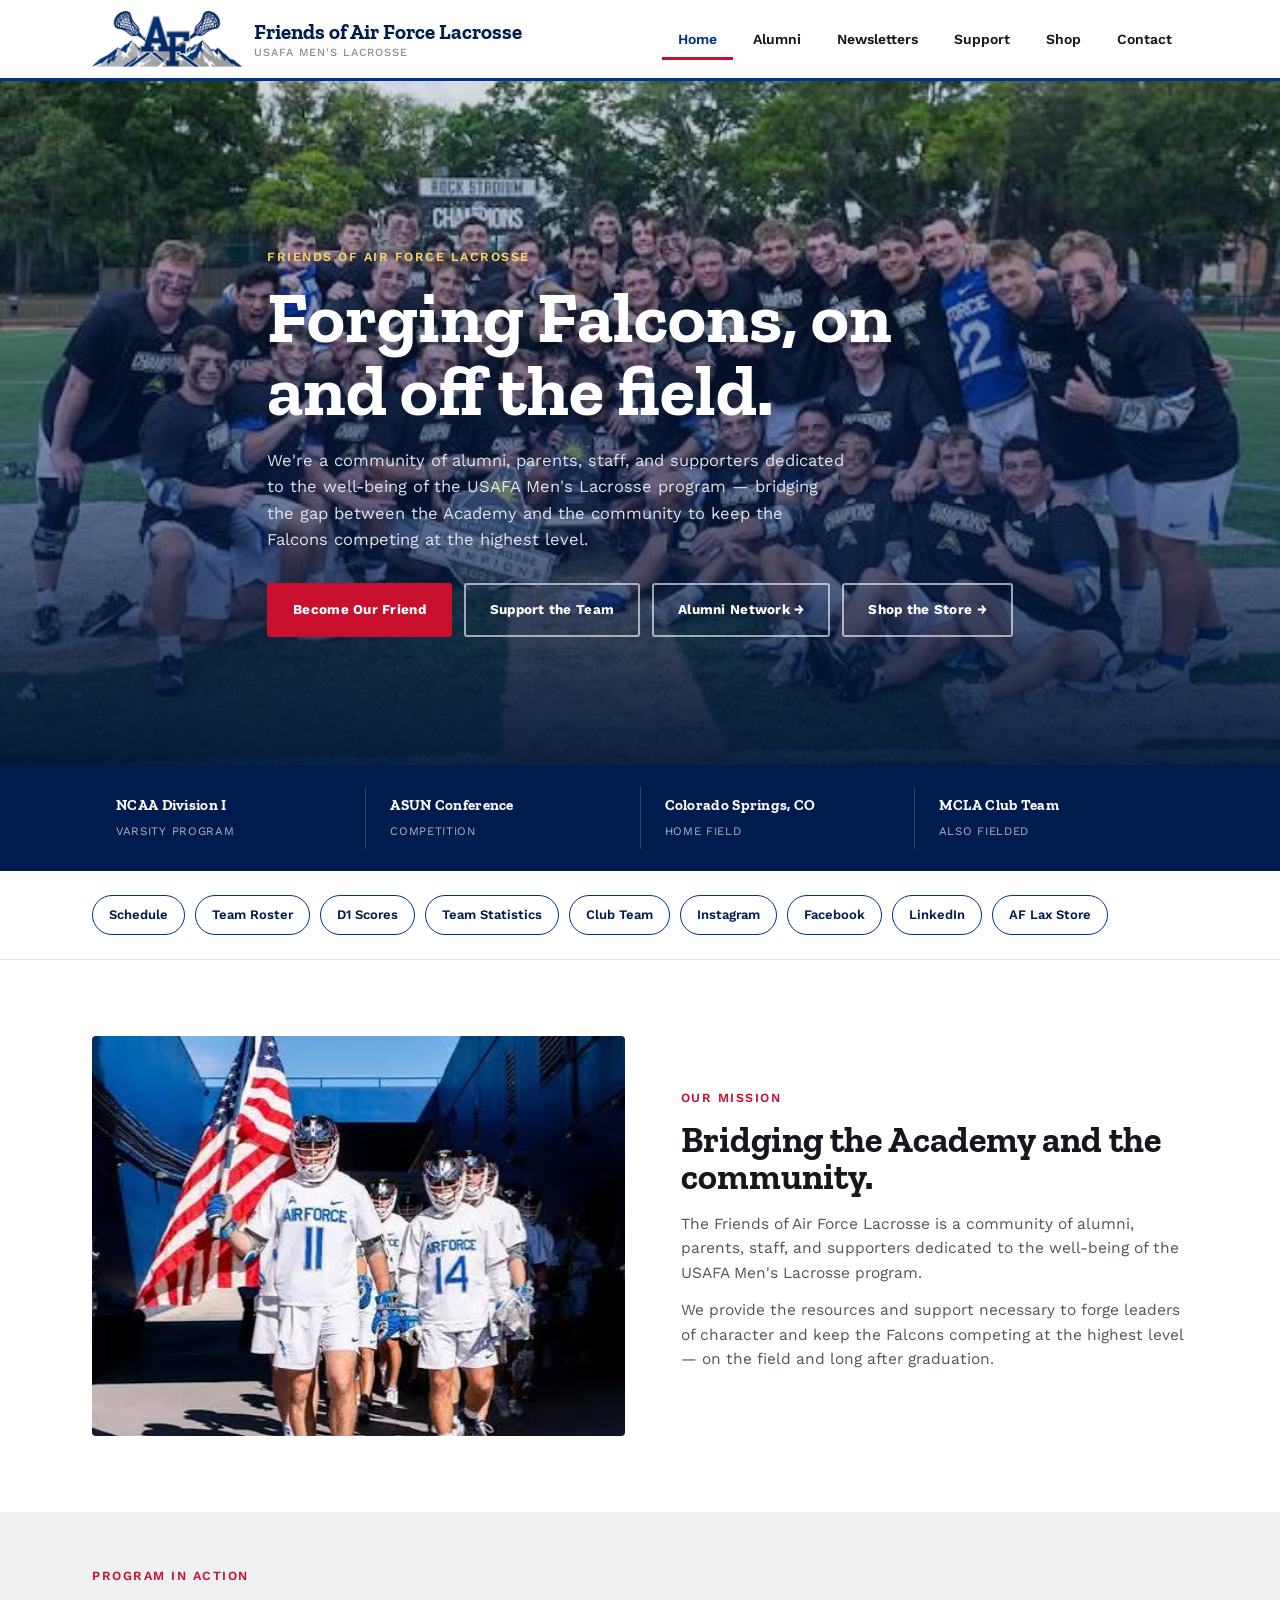
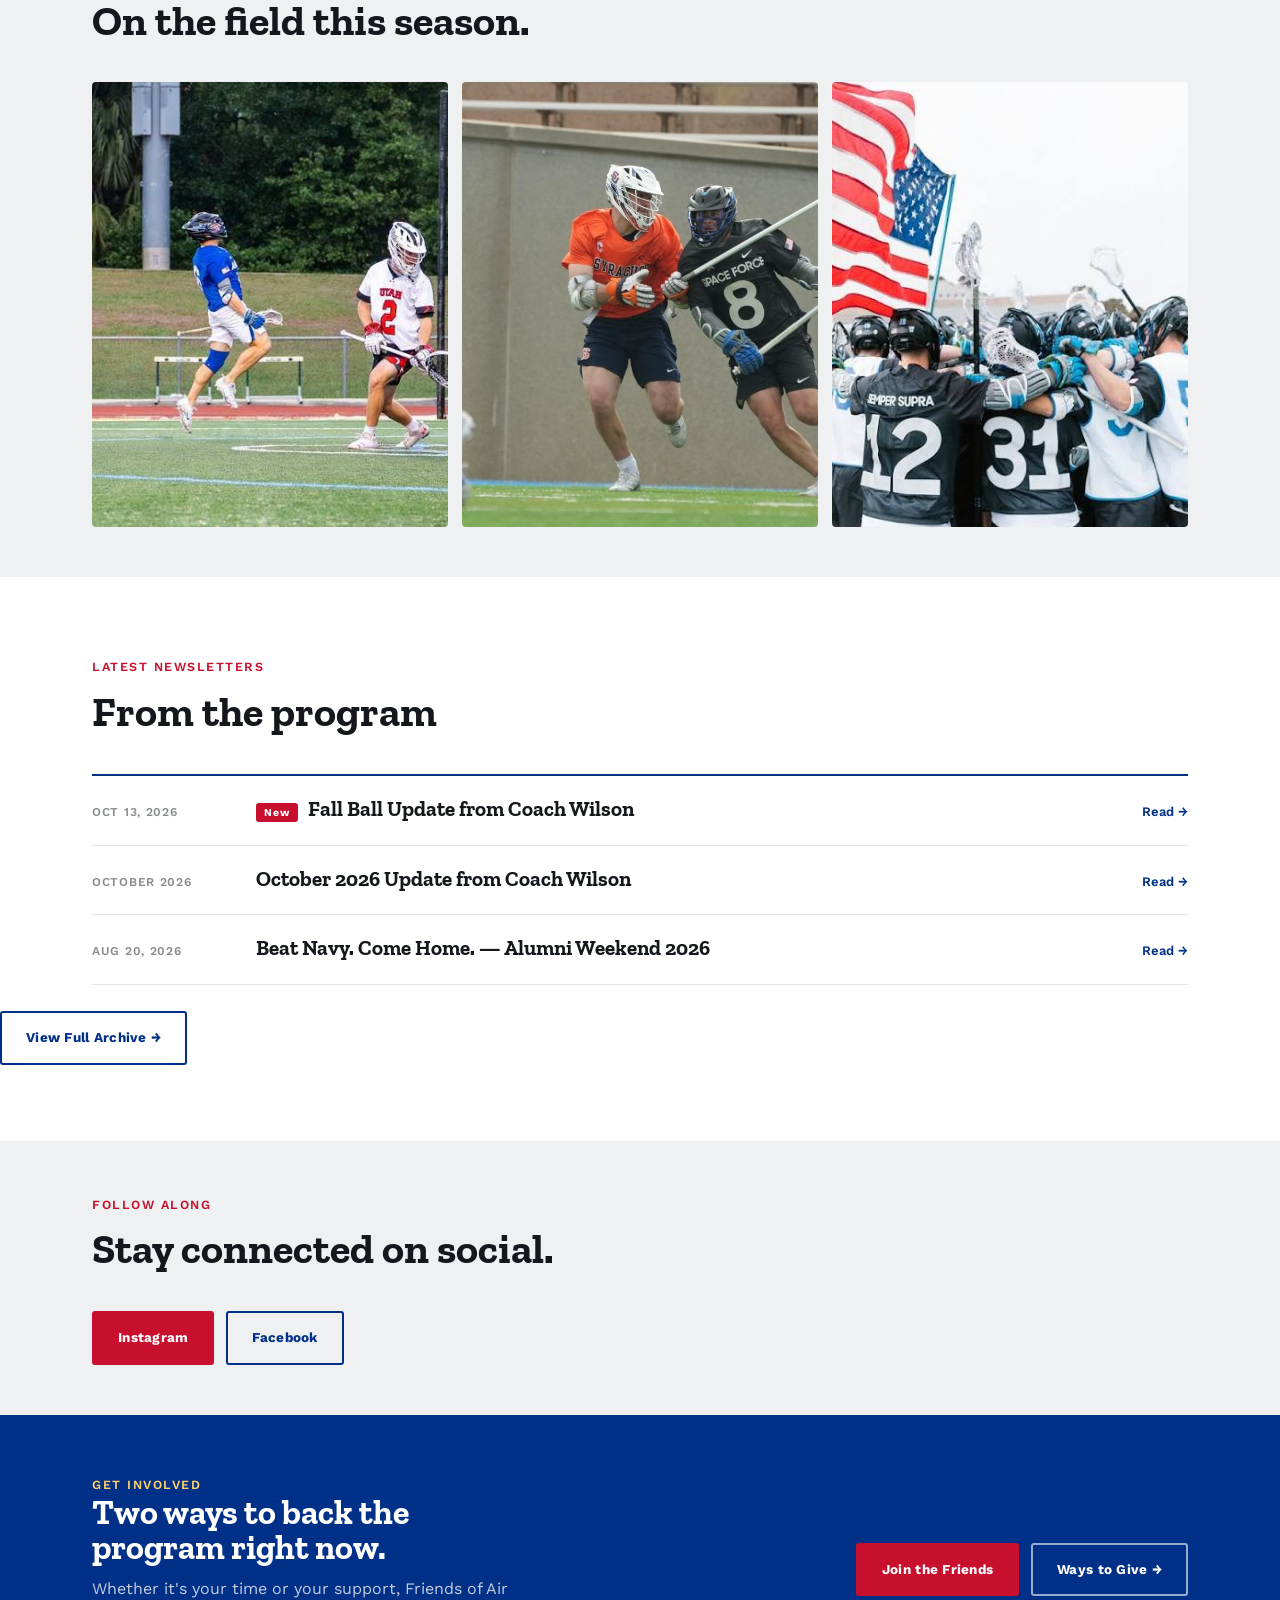
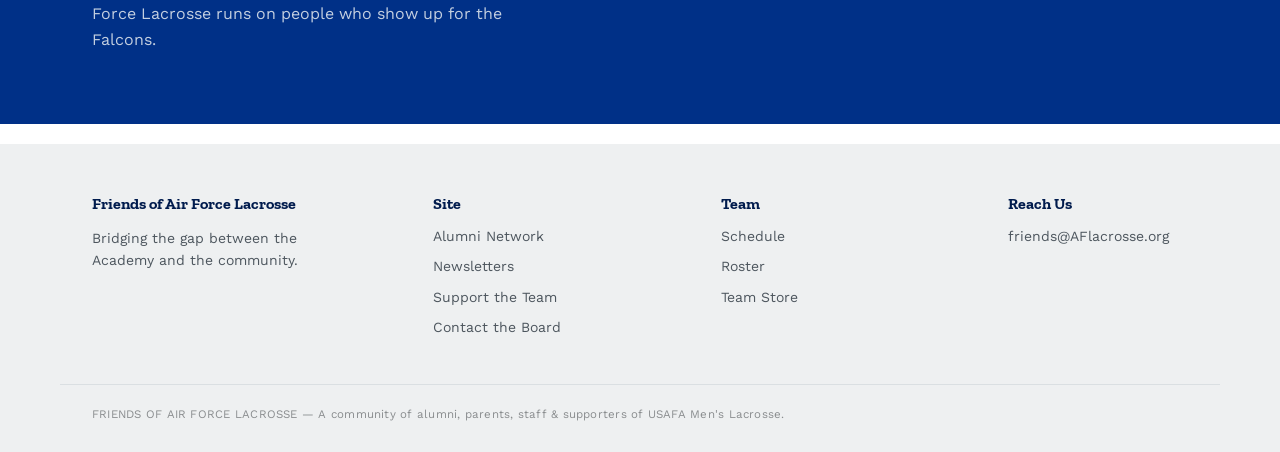
<file: index.html>
<!DOCTYPE html>
<html lang="en">
<head>
<meta charset="UTF-8">
<meta name="viewport" content="width=device-width, initial-scale=1.0">
<title>Friends of Air Force Lacrosse</title>
<meta name="description" content="The Friends of Air Force Lacrosse is a community of alumni, parents, staff, and supporters dedicated to the USAFA Men's Lacrosse program.">
<meta property="og:image" content="https://aflacrosse.org/images/og-image.png">
<meta property="og:title" content="Friends of Air Force Lacrosse">
<meta property="og:description" content="Connecting Air Force Lacrosse alumni through mentorship, networking, and team support.">
<meta property="og:url" content="https://aflacrosse.org">
<link rel="icon" type="image/png" href="https://aflacrosse.org/images/favicon.png">
<link rel="apple-touch-icon" href="https://aflacrosse.org/images/apple-touch-icon.png">
<link rel="stylesheet" href="styles.css">
</head>
<body>

<header class="site-header">
  <div class="wrap">
    <a class="brand" href="index.html">
      <img src="images/logo-mark.png" alt="" class="logo-mark" onerror="this.style.display='none'">
      <span class="brand-stack">Friends of Air Force Lacrosse<span>USAFA Men's Lacrosse</span></span>
    </a>
    <nav class="primary-nav">
      <ul>
        <li><a href="index.html" class="active">Home</a></li>
        <li><a href="alumni.html">Alumni</a></li>
        <li><a href="newsletters.html">Newsletters</a></li>
        <li><a href="support.html">Support</a></li>
        <li><a href="https://www.accessink.com/airforcelacrosse/shop/home" target="_blank" rel="noopener">Shop</a></li>
        <li><a href="contact.html">Contact</a></li>
      </ul>
    </nav>
  </div>
</header>

<section class="hero photo-slot" style="background-image:url('images/hero-action.jpg')">
  <div class="wrap">
    <div class="eyebrow">Friends of Air Force Lacrosse</div>
    <h1>Forging Falcons, on and off the field.</h1>
    <p class="lede">We're a community of alumni, parents, staff, and supporters dedicated to the well-being of the USAFA Men's Lacrosse program &mdash; bridging the gap between the Academy and the community to keep the Falcons competing at the highest level.</p>
    <div class="cta-row">
      <a class="btn btn-red" href="https://docs.google.com/forms/d/e/1FAIpQLSfqk5oxL9khqqcgLs_s6Z6rFY_RVcTEDiwqAPutmDB-NyzFqg/viewform?usp=publish-editor" target="_blank" rel="noopener">Become Our Friend</a>
      <a class="btn btn-outline-white" href="https://goairforcefalcons.evenue.net/give/LX" target="_blank" rel="noopener">Support the Team</a>
      <a class="btn btn-outline-white" href="alumni.html">Alumni Network &rarr;</a>
      <a class="btn btn-outline-white" href="https://www.accessink.com/airforcelacrosse/shop/home" target="_blank" rel="noopener">Shop the Store &rarr;</a>
    </div>
  </div>
</section>

<div class="fact-strip">
  <div class="wrap">
    <div class="fact"><b>NCAA Division I</b><span>Varsity Program</span></div>
    <div class="fact"><b>ASUN Conference</b><span>Competition</span></div>
    <div class="fact"><b>Colorado Springs, CO</b><span>Home Field</span></div>
    <div class="fact"><b>MCLA Club Team</b><span>Also Fielded</span></div>
  </div>
</div>

<div class="quicklinks">
  <div class="wrap">
    <a class="chip" href="https://goairforcefalcons.com/sports/mens-lacrosse/schedule" target="_blank" rel="noopener">Schedule</a>
    <a class="chip" href="https://goairforcefalcons.com/sports/mens-lacrosse/roster" target="_blank" rel="noopener">Team Roster</a>
    <a class="chip" href="https://www.insidelacrosse.com/ncaa/m/1/2026/scores?autoload=1" target="_blank" rel="noopener">D1 Scores</a>
    <a class="chip" href="https://www.insidelacrosse.com/ncaa/team/Air%20Force/255b771c-e18d-42e3-90f5-fdf420099e22/2026/stats" target="_blank" rel="noopener">Team Statistics</a>
    <a class="chip" href="https://mcla.us/teams/air-force-academy/2026/roster" target="_blank" rel="noopener">Club Team</a>
    <a class="chip" href="https://www.instagram.com/p/DeQJ3n8RkhL/" target="_blank" rel="noopener">Instagram</a>
    <a class="chip" href="https://www.facebook.com/share/19tYZ9Wv3s/" target="_blank" rel="noopener">Facebook</a>
    <a class="chip" href="https://www.linkedin.com/school/us-air-force-academy/" target="_blank" rel="noopener">LinkedIn</a>
    <a class="chip" href="https://www.accessink.com/airforcelacrosse/shop/home" target="_blank" rel="noopener">AF Lax Store</a>
  </div>
</div>

<section>
  <div class="wrap">
    <div class="split">
      <div class="split-photo photo-slot" style="background-image:url('images/mission-photo.jpg')">
      </div>
      <div class="split-text">
        <span class="eyebrow">Our Mission</span>
        <h2>Bridging the Academy and the community.</h2>
        <p>The Friends of Air Force Lacrosse is a community of alumni, parents, staff, and supporters dedicated to the well-being of the USAFA Men's Lacrosse program.</p>
        <p>We provide the resources and support necessary to forge leaders of character and keep the Falcons competing at the highest level &mdash; on the field and long after graduation.</p>
      </div>
    </div>
  </div>
</section>

<section class="bg-tint tight">
  <div class="wrap">
    <div class="section-head">
      <span class="eyebrow">Program in Action</span>
      <h2>On the field this season.</h2>
    </div>
    <div class="photo-grid">
      <div class="photo-slot" style="background-image:url('images/on-field-1.jpg')"></div>
      <div class="photo-slot" style="background-image:url('images/on-field-2.jpg')"></div>
      <div class="photo-slot" style="background-image:url('images/on-field-3.jpg')"></div>
    </div>
  </div>
</section>

<section>
  <div class="wrap">
    <div class="section-head">
      <span class="eyebrow">Latest Newsletters</span>
      <h2>From the program</h2>
    </div>
<div class="news-list">
  <a class="news-row" href="october-13-2026-update.pdf" target="_blank" rel="noopener">
    <span class="date">Oct 13, 2026</span>
    <h3><span class="badge">New</span>Fall Ball Update from Coach Wilson</h3>
    <span class="read">Read &rarr;</span>
  </a>
  <a class="news-row" href="october-2026-update.pdf" target="_blank" rel="noopener">
    <span class="date">October 2026</span>
    <h3>October 2026 Update from Coach Wilson</h3>
    <span class="read">Read &rarr;</span>
  </a>
  <a class="news-row" href="images/beat-navy-2026.jpg" target="_blank" rel="noopener">
    <span class="date">Aug 20, 2026</span>
    <h3>Beat Navy. Come Home. — Alumni Weekend 2026</h3>
    <span class="read">Read &rarr;</span>
  </a>
</div>
    </div>
    <div style="margin-top:26px;">
      <a class="btn btn-outline-blue" href="newsletters.html">View Full Archive &rarr;</a>
    </div>
  </div>
</section>
  <section class="bg-tint tight">
  <div class="wrap">
    <div class="section-head">
      <span class="eyebrow">Follow Along</span>
      <h2>Stay connected on social.</h2>
    </div>
    <div class="cta-row">
      <a class="btn btn-red" href="https://www.instagram.com/p/DeQJ3n8RkhL/" target="_blank" rel="noopener">Instagram</a>
      <a class="btn btn-outline-blue" href="https://www.facebook.com/share/19tYZ9Wv3s/" target="_blank" rel="noopener">Facebook</a>
    </div>
  </div>
</section>

<div class="callout-band">
  <div class="wrap">
    <div>
      <span class="eyebrow" style="color:#ffd166;">Get Involved</span>
      <h2>Two ways to back the program right now.</h2>
      <p>Whether it's your time or your support, Friends of Air Force Lacrosse runs on people who show up for the Falcons.</p>
    </div>
    <div class="cta-row">
      <a class="btn btn-red" href="https://docs.google.com/forms/d/e/1FAIpQLSfqk5oxL9khqqcgLs_s6Z6rFY_RVcTEDiwqAPutmDB-NyzFqg/viewform?usp=publish-editor" target="_blank" rel="noopener">Join the Friends</a>
      <a class="btn btn-outline-white" href="support.html">Ways to Give &rarr;</a>
    </div>
  </div>
</div>

<footer>
  <div class="wrap">
    <div class="col">
      <h3>Friends of Air Force Lacrosse</h3>
      <p style="font-size:14px; color:var(--ink-soft); max-width:26ch;">Bridging the gap between the Academy and the community.</p>
    </div>
    <div class="col">
      <h3>Site</h3>
      <a href="alumni.html">Alumni Network</a>
      <a href="newsletters.html">Newsletters</a>
      <a href="support.html">Support the Team</a>
      <a href="contact.html">Contact the Board</a>
    </div>
    <div class="col">
      <h3>Team</h3>
      <a href="https://goairforcefalcons.com/sports/mens-lacrosse/schedule" target="_blank" rel="noopener">Schedule</a>
      <a href="https://goairforcefalcons.com/sports/mens-lacrosse/roster" target="_blank" rel="noopener">Roster</a>
      <a href="https://www.accessink.com/airforcelacrosse/shop/home" target="_blank" rel="noopener">Team Store</a>
    </div>
    <div class="col">
      <h3>Reach Us</h3>
      <a href="mailto:friends@AFlacrosse.org">friends@AFlacrosse.org</a>
    </div>
  </div>
  <div class="wrap foot-legal">FRIENDS OF AIR FORCE LACROSSE &mdash; A community of alumni, parents, staff &amp; supporters of USAFA Men's Lacrosse.</div>
</footer>

</body>
</html>
</file>
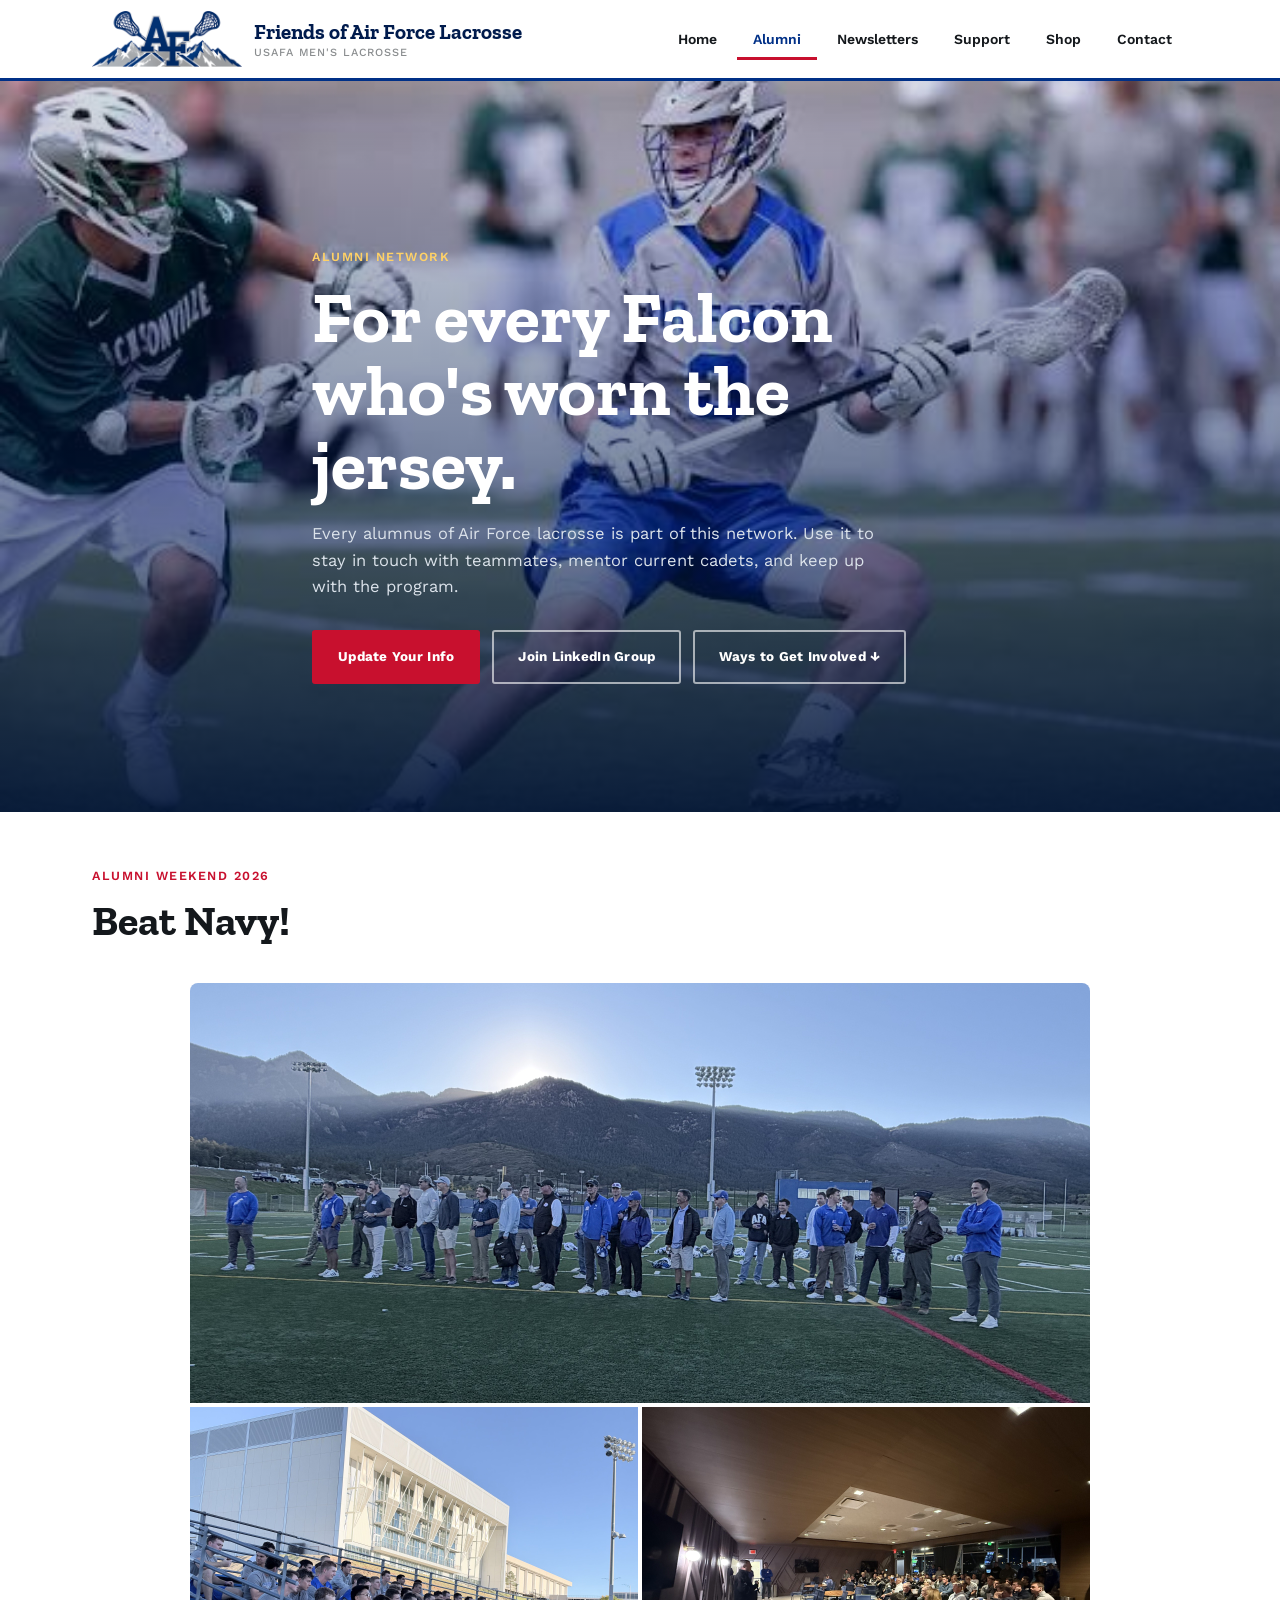
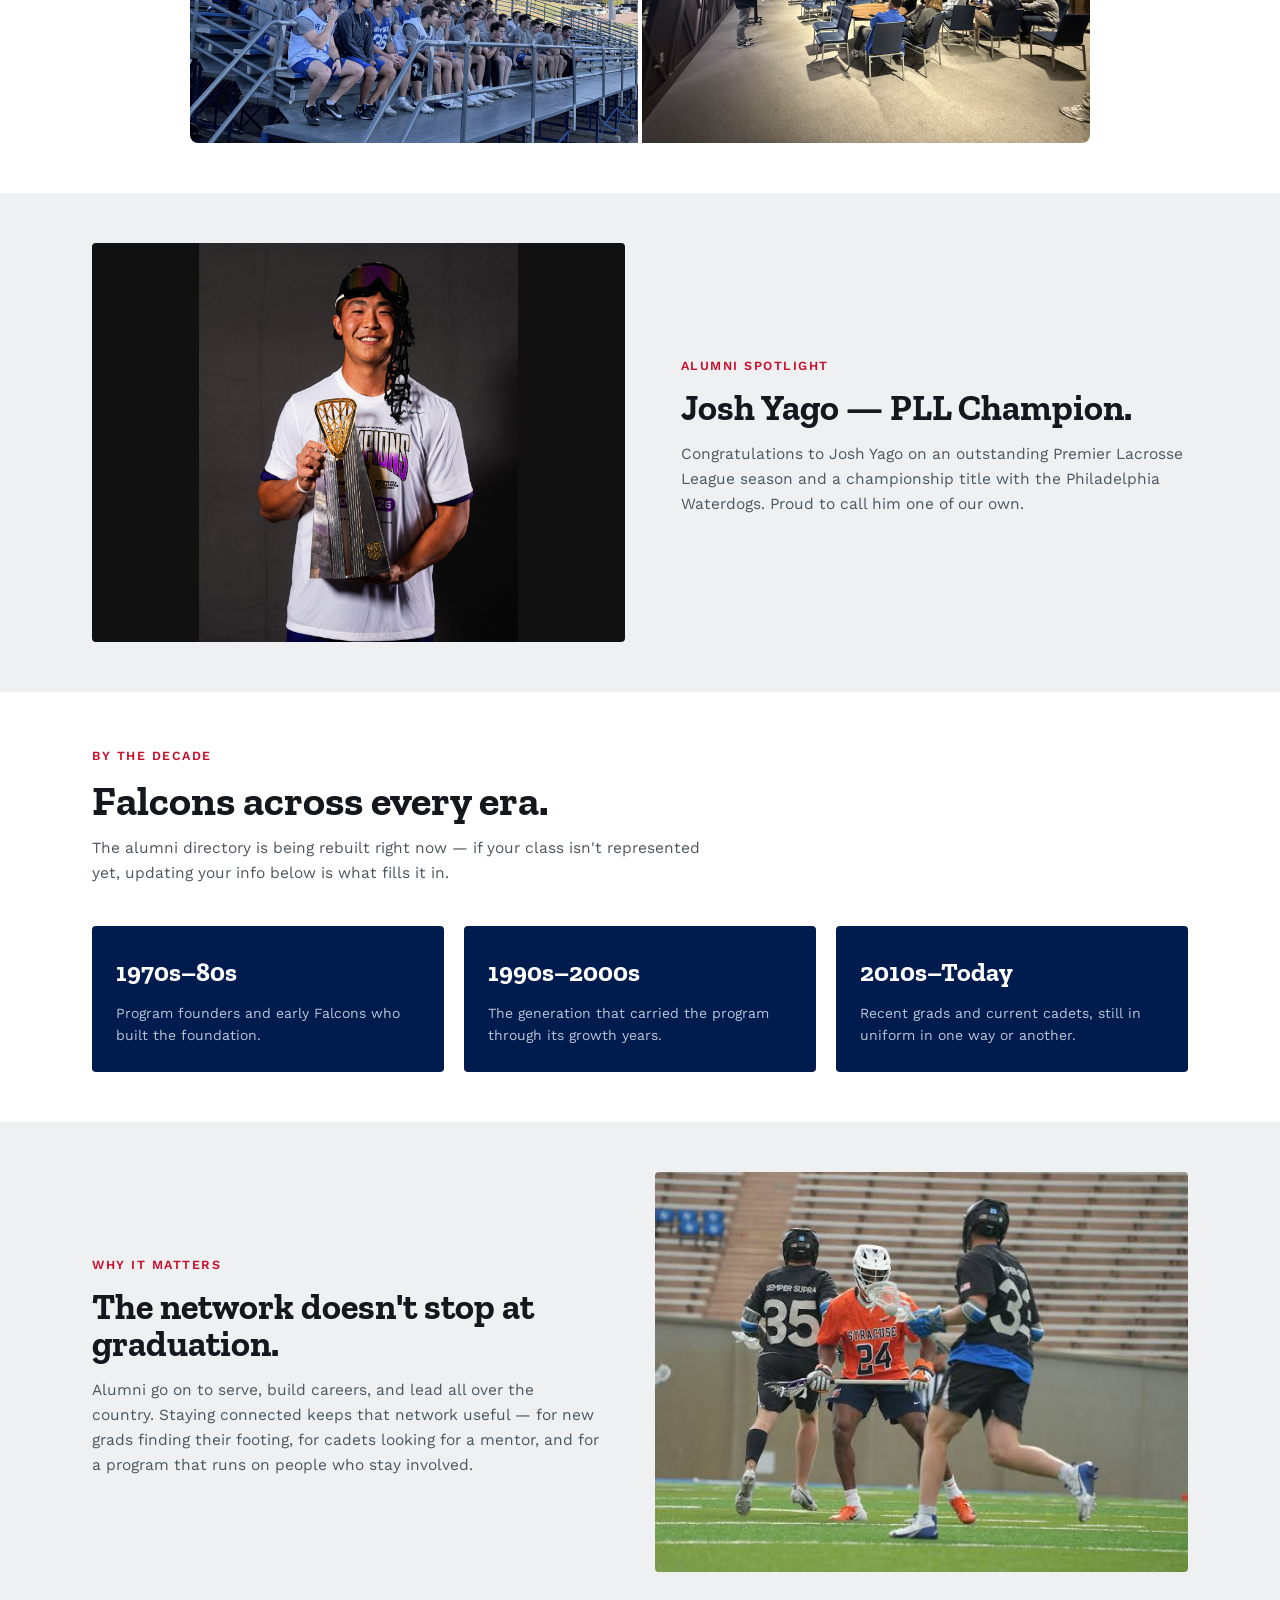
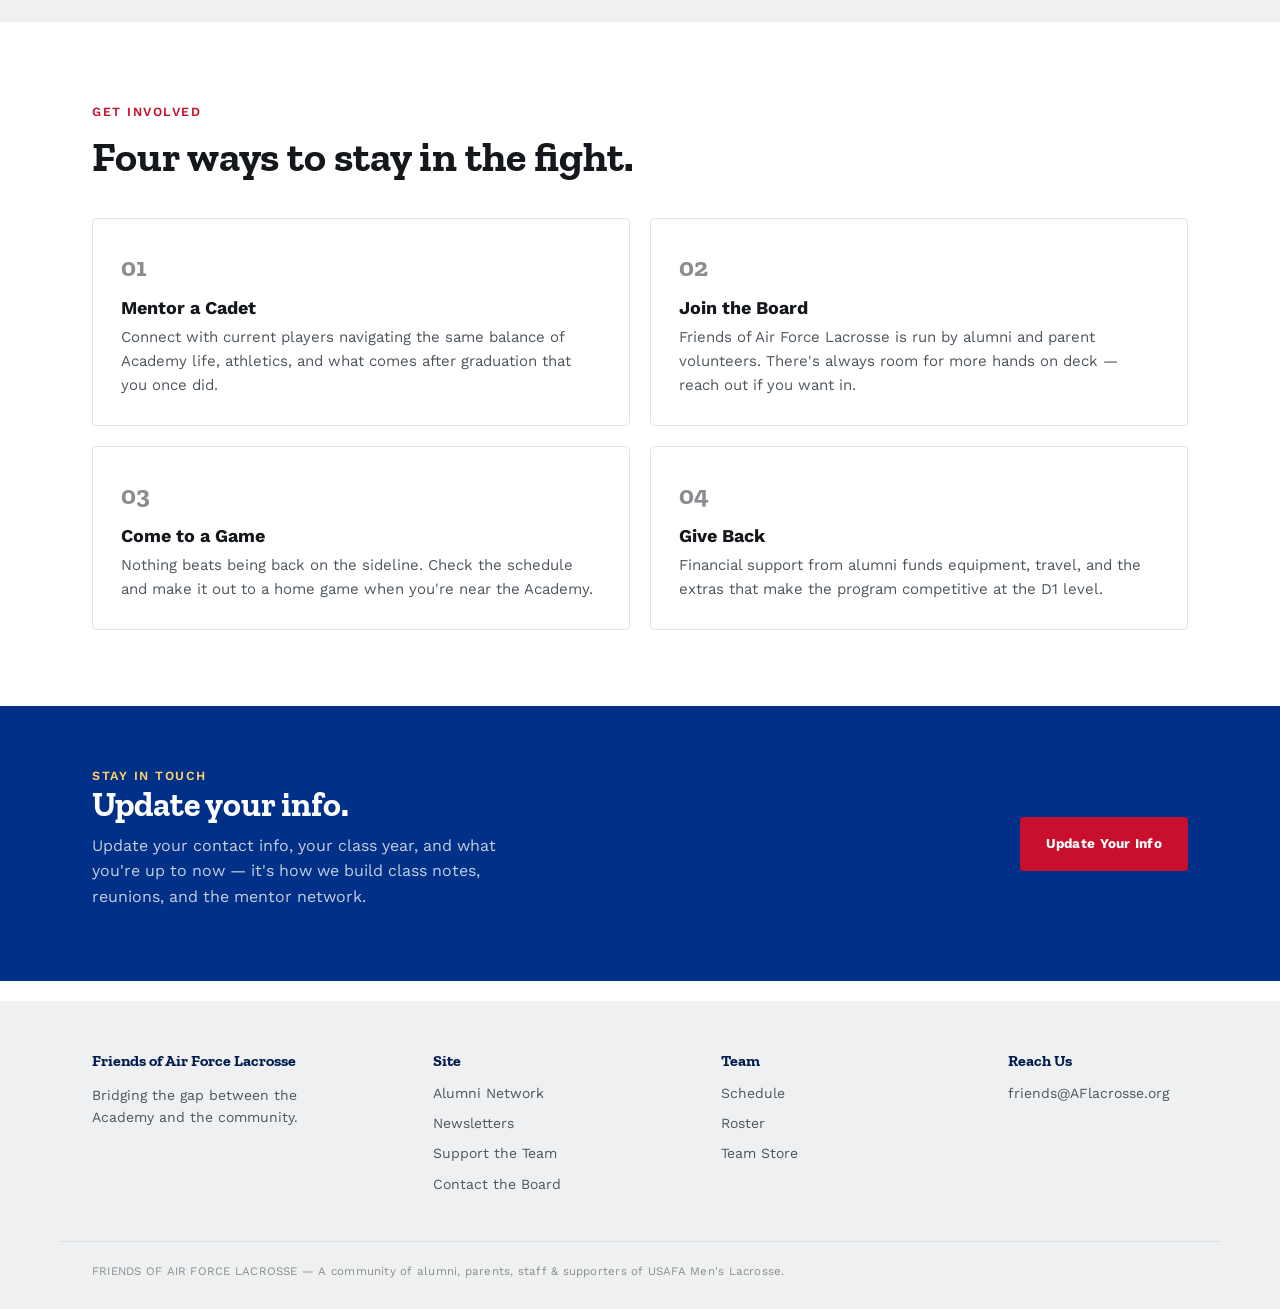
<file: alumni.html>
<!DOCTYPE html>
<html lang="en">
<head>
<meta charset="UTF-8">
<meta name="viewport" content="width=device-width, initial-scale=1.0">
<title>Alumni Network — Friends of Air Force Lacrosse</title>
<meta property="og:image" content="https://aflacrosse.org/images/og-image.png">
<meta property="og:title" content="Friends of Air Force Lacrosse">
<meta property="og:description" content="Connecting Air Force Lacrosse alumni through mentorship, networking, and team support.">
<meta property="og:url" content="https://aflacrosse.org">
<link rel="icon" type="image/png" href="https://aflacrosse.org/images/favicon.png">
<link rel="apple-touch-icon" href="https://aflacrosse.org/images/apple-touch-icon.png">
<link rel="stylesheet" href="styles.css">
</head>
<body>

<header class="site-header">
  <div class="wrap">
    <a class="brand" href="index.html">
      <img src="images/logo-mark.png" alt="" class="logo-mark" onerror="this.style.display='none'">
      <span class="brand-stack">Friends of Air Force Lacrosse<span>USAFA Men's Lacrosse</span></span>
    </a>
    <nav class="primary-nav">
      <ul>
        <li><a href="index.html">Home</a></li>
        <li><a href="alumni.html" class="active">Alumni</a></li>
        <li><a href="newsletters.html">Newsletters</a></li>
        <li><a href="support.html">Support</a></li>
        <li><a href="https://www.accessink.com/airforcelacrosse/shop/home" target="_blank" rel="noopener">Shop</a></li>
        <li><a href="contact.html">Contact</a></li>
      </ul>
    </nav>
  </div>
</header>

<section class="hero short photo-slot" style="background-image:url('images/alumni-hero.jpg')">
  <div class="wrap">
    <div class="eyebrow">Alumni Network</div>
    <h1>For every Falcon who's worn the jersey.</h1>
    <p class="lede">Every alumnus of Air Force lacrosse is part of this network. Use it to stay in touch with teammates, mentor current cadets, and keep up with the program.</p>
    <div class="cta-row">
      <a class="btn btn-red" href="https://docs.google.com/forms/d/e/1FAIpQLSePiJ7IySUMA0wKoG1S85j4hOxcoBVhry3T7ZycATiRIyYUHA/viewform?usp=header" target="_blank" rel="noopener">Update Your Info</a>
      <a class="btn btn-outline-white" href="https://www.linkedin.com/groups/841567/" target="_blank" rel="noopener">Join LinkedIn Group</a>
      <a class="btn btn-outline-white" href="#get-involved">Ways to Get Involved &darr;</a>
    </div>
  </div>
</section>

<section class="tight">
  <div class="wrap">
    <div class="section-head">
      <span class="eyebrow">Alumni Weekend 2026</span>
      <h2>Beat Navy!</h2>
    </div>
    <img src="images/AF_Lacrosse_Alumni_Collage.jpg" alt="Alumni and current players at Air Force Lacrosse Alumni Weekend 2026" style="display:block; width:100%; max-width:900px; height:auto; margin:0 auto; border-radius:8px;">
  </div>
</section>
  
<section class="bg-tint tight">
  <div class="wrap">
    <div class="split">
      <div class="split-photo photo-slot" style="background-image:url('images/josh-yago-pll-champion.jpg'); background-size:contain; background-repeat:no-repeat; background-position:center; background-color:#111;">
      </div>
      <div class="split-text">
        <span class="eyebrow">Alumni Spotlight</span>
        <h2>Josh Yago — PLL Champion.</h2>
        <p>Congratulations to Josh Yago on an outstanding Premier Lacrosse League season and a championship title with the Philadelphia Waterdogs. Proud to call him one of our own.</p>
      </div>
    </div>
  </div>
</section>

<section class="tight">
  <div class="wrap">
    <div class="section-head">
      <span class="eyebrow">By the Decade</span>
      <h2>Falcons across every era.</h2>
      <p>The alumni directory is being rebuilt right now &mdash; if your class isn't represented yet, updating your info below is what fills it in.</p>
    </div>
    <div class="grid-3">
      <div class="era-card"><div class="years">1970s&ndash;80s</div><p>Program founders and early Falcons who built the foundation.</p></div>
      <div class="era-card"><div class="years">1990s&ndash;2000s</div><p>The generation that carried the program through its growth years.</p></div>
      <div class="era-card"><div class="years">2010s&ndash;Today</div><p>Recent grads and current cadets, still in uniform in one way or another.</p></div>
    </div>
  </div>
</section>

<section class="bg-tint tight">
  <div class="wrap">
    <div class="split reverse">
      <div class="split-photo photo-slot" style="background-image:url('images/alumni-group.jpg')">
      </div>
      <div class="split-text">
        <span class="eyebrow">Why It Matters</span>
        <h2>The network doesn't stop at graduation.</h2>
        <p>Alumni go on to serve, build careers, and lead all over the country. Staying connected keeps that network useful &mdash; for new grads finding their footing, for cadets looking for a mentor, and for a program that runs on people who stay involved.</p>
      </div>
    </div>
  </div>
</section>

<section id="get-involved">
  <div class="wrap">
    <div class="section-head">
      <span class="eyebrow">Get Involved</span>
      <h2>Four ways to stay in the fight.</h2>
    </div>
    <div class="grid-2">
      <div class="card">
        <div class="num">01</div>
        <h3>Mentor a Cadet</h3>
        <p>Connect with current players navigating the same balance of Academy life, athletics, and what comes after graduation that you once did.</p>
      </div>
      <div class="card">
        <div class="num">02</div>
        <h3>Join the Board</h3>
        <p>Friends of Air Force Lacrosse is run by alumni and parent volunteers. There's always room for more hands on deck &mdash; reach out if you want in.</p>
      </div>
      <div class="card">
        <div class="num">03</div>
        <h3>Come to a Game</h3>
        <p>Nothing beats being back on the sideline. Check the schedule and make it out to a home game when you're near the Academy.</p>
      </div>
      <div class="card">
        <div class="num">04</div>
        <h3>Give Back</h3>
        <p>Financial support from alumni funds equipment, travel, and the extras that make the program competitive at the D1 level.</p>
      </div>
    </div>
  </div>
</section>

<div class="callout-band">
  <div class="wrap">
    <div>
      <span class="eyebrow" style="color:#ffd166;">Stay In Touch</span>
      <h2>Update your info.</h2>
      <p>Update your contact info, your class year, and what you're up to now &mdash; it's how we build class notes, reunions, and the mentor network.</p>
    </div>
    <a class="btn btn-red" href="https://docs.google.com/forms/d/e/1FAIpQLSePiJ7IySUMA0wKoG1S85j4hOxcoBVhry3T7ZycATiRIyYUHA/viewform?usp=header" target="_blank" rel="noopener">Update Your Info</a>
  </div>
</div>

<footer>
  <div class="wrap">
    <div class="col">
      <h3>Friends of Air Force Lacrosse</h3>
      <p style="font-size:14px; color:var(--ink-soft); max-width:26ch;">Bridging the gap between the Academy and the community.</p>
    </div>
    <div class="col">
      <h3>Site</h3>
      <a href="alumni.html">Alumni Network</a>
      <a href="newsletters.html">Newsletters</a>
      <a href="support.html">Support the Team</a>
      <a href="contact.html">Contact the Board</a>
    </div>
    <div class="col">
      <h3>Team</h3>
      <a href="https://goairforcefalcons.com/sports/mens-lacrosse/schedule" target="_blank" rel="noopener">Schedule</a>
      <a href="https://goairforcefalcons.com/sports/mens-lacrosse/roster" target="_blank" rel="noopener">Roster</a>
      <a href="https://www.accessink.com/airforcelacrosse/shop/home" target="_blank" rel="noopener">Team Store</a>
    </div>
    <div class="col">
      <h3>Reach Us</h3>
      <a href="mailto:friends@AFlacrosse.org">friends@AFlacrosse.org</a>
    </div>
  </div>
  <div class="wrap foot-legal">FRIENDS OF AIR FORCE LACROSSE &mdash; A community of alumni, parents, staff &amp; supporters of USAFA Men's Lacrosse.</div>
</footer>

</body>
</html>
</file>
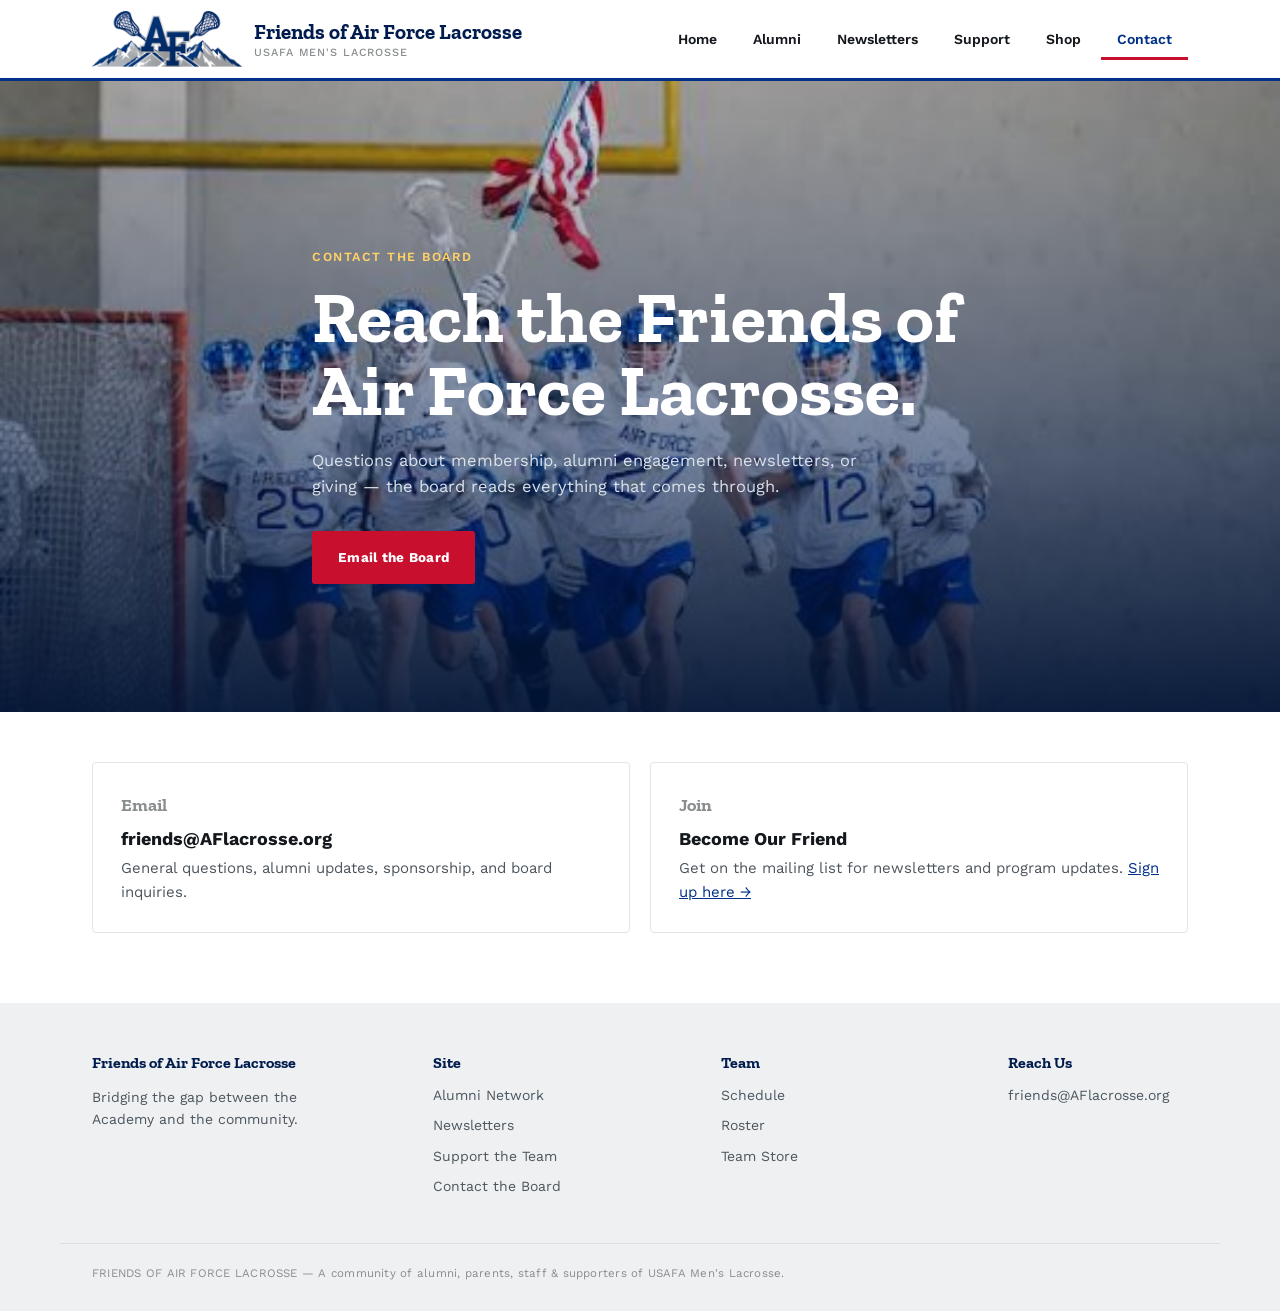
<file: contact.html>
<!DOCTYPE html>
<html lang="en">
<head>
<meta charset="UTF-8">
<meta name="viewport" content="width=device-width, initial-scale=1.0">
<meta property="og:image" content="https://aflacrosse.org/images/og-image.png">
<meta property="og:title" content="Friends of Air Force Lacrosse">
<meta property="og:description" content="Connecting Air Force Lacrosse alumni through mentorship, networking, and team support.">
<meta property="og:url" content="https://aflacrosse.org">
<link rel="icon" type="image/png" href="https://aflacrosse.org/images/favicon.png">
<link rel="apple-touch-icon" href="https://aflacrosse.org/images/apple-touch-icon.png">
<title>Contact — Friends of Air Force Lacrosse</title>
<link rel="stylesheet" href="styles.css">
</head>
<body>

<header class="site-header">
  <div class="wrap">
    <a class="brand" href="index.html">
      <img src="images/logo-mark.png" alt="" class="logo-mark" onerror="this.style.display='none'">
      <span class="brand-stack">Friends of Air Force Lacrosse<span>USAFA Men's Lacrosse</span></span>
    </a>
    <nav class="primary-nav">
      <ul>
        <li><a href="index.html">Home</a></li>
        <li><a href="alumni.html">Alumni</a></li>
        <li><a href="newsletters.html">Newsletters</a></li>
        <li><a href="support.html">Support</a></li>
        <li><a href="https://www.accessink.com/airforcelacrosse/shop/home" target="_blank" rel="noopener">Shop</a></li>
        <li><a href="contact.html" class="active">Contact</a></li>
      </ul>
    </nav>
  </div>
</header>

<section class="hero short photo-slot" style="background-image:url('images/contact-hero.jpg')">
  <div class="wrap">
    <div class="eyebrow">Contact the Board</div>
    <h1>Reach the Friends of Air Force Lacrosse.</h1>
    <p class="lede">Questions about membership, alumni engagement, newsletters, or giving &mdash; the board reads everything that comes through.</p>
    <div class="cta-row">
      <a class="btn btn-red" href="mailto:friends@AFlacrosse.org">Email the Board</a>
    </div>
  </div>
</section>

<section class="tight">
  <div class="wrap">
    <div class="grid-2">
      <div class="card">
        <div class="num" style="font-size:18px;">Email</div>
        <h3>friends@AFlacrosse.org</h3>
        <p>General questions, alumni updates, sponsorship, and board inquiries.</p>
      </div>
      <div class="card">
        <div class="num" style="font-size:18px;">Join</div>
        <h3>Become Our Friend</h3>
        <p>Get on the mailing list for newsletters and program updates. <a href="https://docs.google.com/forms/d/e/1FAIpQLSfqk5oxL9khqqcgLs_s6Z6rFY_RVcTEDiwqAPutmDB-NyzFqg/viewform?usp=publish-editor" target="_blank" rel="noopener" style="color:var(--blue); text-decoration:underline;">Sign up here &rarr;</a></p>
      </div>
    </div>
  </div>
</section>

<footer>
  <div class="wrap">
    <div class="col">
      <h3>Friends of Air Force Lacrosse</h3>
      <p style="font-size:14px; color:var(--ink-soft); max-width:26ch;">Bridging the gap between the Academy and the community.</p>
    </div>
    <div class="col">
      <h3>Site</h3>
      <a href="alumni.html">Alumni Network</a>
      <a href="newsletters.html">Newsletters</a>
      <a href="support.html">Support the Team</a>
      <a href="contact.html">Contact the Board</a>
    </div>
    <div class="col">
      <h3>Team</h3>
      <a href="https://goairforcefalcons.com/sports/mens-lacrosse/schedule" target="_blank" rel="noopener">Schedule</a>
      <a href="https://goairforcefalcons.com/sports/mens-lacrosse/roster" target="_blank" rel="noopener">Roster</a>
      <a href="https://www.accessink.com/airforcelacrosse/shop/home" target="_blank" rel="noopener">Team Store</a>
    </div>
    <div class="col">
      <h3>Reach Us</h3>
      <a href="mailto:friends@AFlacrosse.org">friends@AFlacrosse.org</a>
    </div>
  </div>
  <div class="wrap foot-legal">FRIENDS OF AIR FORCE LACROSSE &mdash; A community of alumni, parents, staff &amp; supporters of USAFA Men's Lacrosse.</div>
</footer>

</body>
</html>
</file>
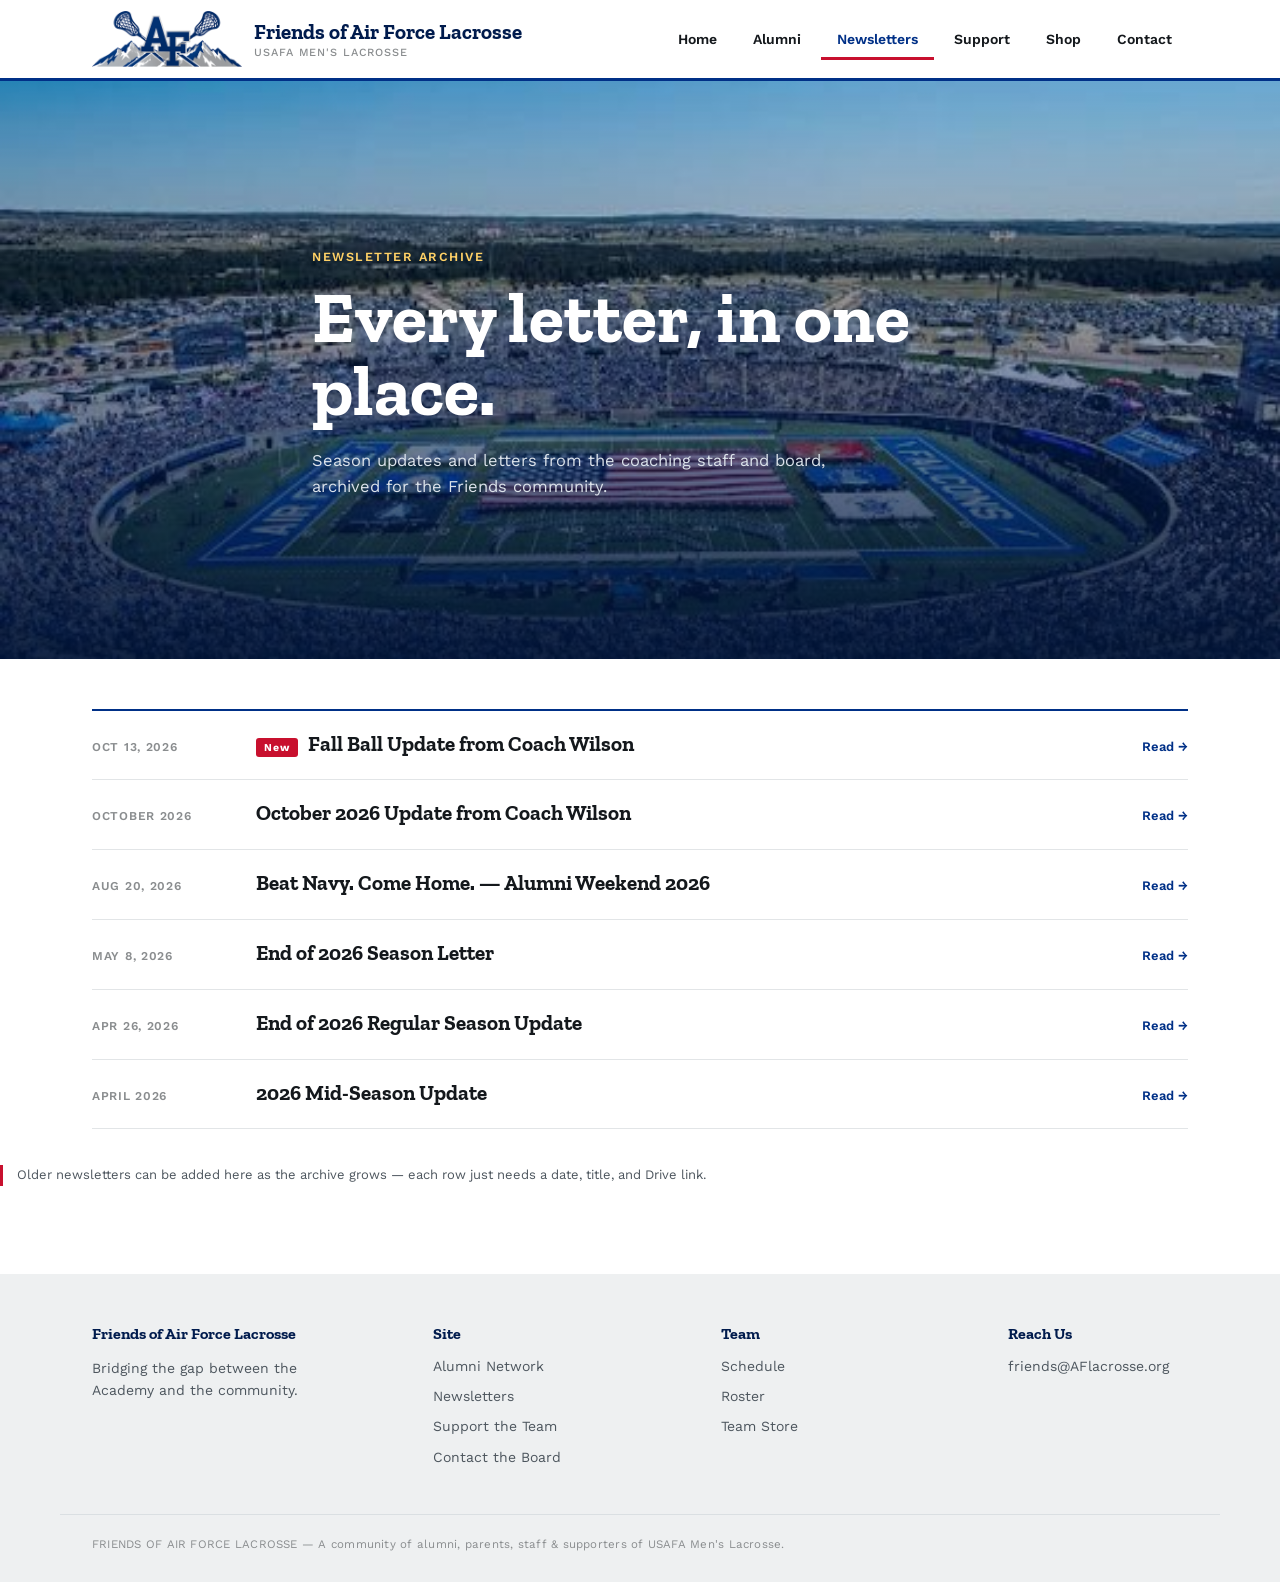
<file: newsletters.html>
<!DOCTYPE html>
<html lang="en">
<head>
<meta charset="UTF-8">
<meta name="viewport" content="width=device-width, initial-scale=1.0">
<meta property="og:image" content="https://aflacrosse.org/images/og-image.png">
<meta property="og:title" content="Friends of Air Force Lacrosse">
<meta property="og:description" content="Connecting Air Force Lacrosse alumni through mentorship, networking, and team support.">
<meta property="og:url" content="https://aflacrosse.org">
<link rel="icon" type="image/png" href="https://aflacrosse.org/images/favicon.png">
<link rel="apple-touch-icon" href="https://aflacrosse.org/images/apple-touch-icon.png">
<title>Newsletters — Friends of Air Force Lacrosse</title>
<link rel="stylesheet" href="styles.css">
</head>
<body>

<header class="site-header">
  <div class="wrap">
    <a class="brand" href="index.html">
      <img src="images/logo-mark.png" alt="" class="logo-mark" onerror="this.style.display='none'">
      <span class="brand-stack">Friends of Air Force Lacrosse<span>USAFA Men's Lacrosse</span></span>
    </a>
    <nav class="primary-nav">
      <ul>
        <li><a href="index.html">Home</a></li>
        <li><a href="alumni.html">Alumni</a></li>
        <li><a href="newsletters.html" class="active">Newsletters</a></li>
        <li><a href="support.html">Support</a></li>
        <li><a href="https://www.accessink.com/airforcelacrosse/shop/home" target="_blank" rel="noopener">Shop</a></li>
        <li><a href="contact.html">Contact</a></li>
      </ul>
    </nav>
  </div>
</header>

<section class="hero short photo-slot" style="background-image:url('images/newsletters-hero.jpg')">
  <div class="wrap">
    <div class="eyebrow">Newsletter Archive</div>
    <h1>Every letter, in one place.</h1>
    <p class="lede">Season updates and letters from the coaching staff and board, archived for the Friends community.</p>
  </div>
</section>

<section class="tight">
  <div class="wrap">
    <div class="news-list">
  <a class="news-row" href="october-13-2026-update.pdf" target="_blank" rel="noopener">
    <span class="date">Oct 13, 2026</span>
    <h3><span class="badge">New</span>Fall Ball Update from Coach Wilson</h3>
    <span class="read">Read &rarr;</span>
  </a>
  <a class="news-row" href="october-2026-update.pdf" target="_blank" rel="noopener">
    <span class="date">October 2026</span>
    <h3>October 2026 Update from Coach Wilson</h3>
    <span class="read">Read &rarr;</span>
  </a>
  <a class="news-row" href="images/beat-navy-2026.jpg" target="_blank" rel="noopener">
    <span class="date">Aug 20, 2026</span>
    <h3>Beat Navy. Come Home. — Alumni Weekend 2026</h3>
    <span class="read">Read &rarr;</span>
  </a>
  <a class="news-row" href="https://drive.google.com/file/d/1IxhpGmSDKoy17XqAyluFEShGjcj-qN9X/view?usp=drive_link" target="_blank" rel="noopener">
    <span class="date">May 8, 2026</span>
    <h3>End of 2026 Season Letter</h3>
    <span class="read">Read &rarr;</span>
  </a>
  <a class="news-row" href="https://drive.google.com/file/d/1NH4AgSZ6okKhoS6UtkjfUMsitQqQKSIX/view" target="_blank" rel="noopener">
    <span class="date">Apr 26, 2026</span>
    <h3>End of 2026 Regular Season Update</h3>
    <span class="read">Read &rarr;</span>
  </a>
  <a class="news-row" href="https://drive.google.com/file/d/1aSLPN_C3enRTzIp81ObZJzzNRKC6gn0h/view" target="_blank" rel="noopener">
    <span class="date">April 2026</span>
    <h3>2026 Mid-Season Update</h3>
    <span class="read">Read &rarr;</span>
  </a>
</div>
    </div>
    <p class="form-note" style="margin-top:36px;">Older newsletters can be added here as the archive grows &mdash; each row just needs a date, title, and Drive link.</p>
  </div>
</section>

<footer>
  <div class="wrap">
    <div class="col">
      <h3>Friends of Air Force Lacrosse</h3>
      <p style="font-size:14px; color:var(--ink-soft); max-width:26ch;">Bridging the gap between the Academy and the community.</p>
    </div>
    <div class="col">
      <h3>Site</h3>
      <a href="alumni.html">Alumni Network</a>
      <a href="newsletters.html">Newsletters</a>
      <a href="support.html">Support the Team</a>
      <a href="contact.html">Contact the Board</a>
    </div>
    <div class="col">
      <h3>Team</h3>
      <a href="https://goairforcefalcons.com/sports/mens-lacrosse/schedule" target="_blank" rel="noopener">Schedule</a>
      <a href="https://goairforcefalcons.com/sports/mens-lacrosse/roster" target="_blank" rel="noopener">Roster</a>
      <a href="https://www.accessink.com/airforcelacrosse/shop/home" target="_blank" rel="noopener">Team Store</a>
    </div>
    <div class="col">
      <h3>Reach Us</h3>
      <a href="mailto:friends@AFlacrosse.org">friends@AFlacrosse.org</a>
    </div>
  </div>
  <div class="wrap foot-legal">FRIENDS OF AIR FORCE LACROSSE &mdash; A community of alumni, parents, staff &amp; supporters of USAFA Men's Lacrosse.</div>
</footer>

</body>
</html>
</file>
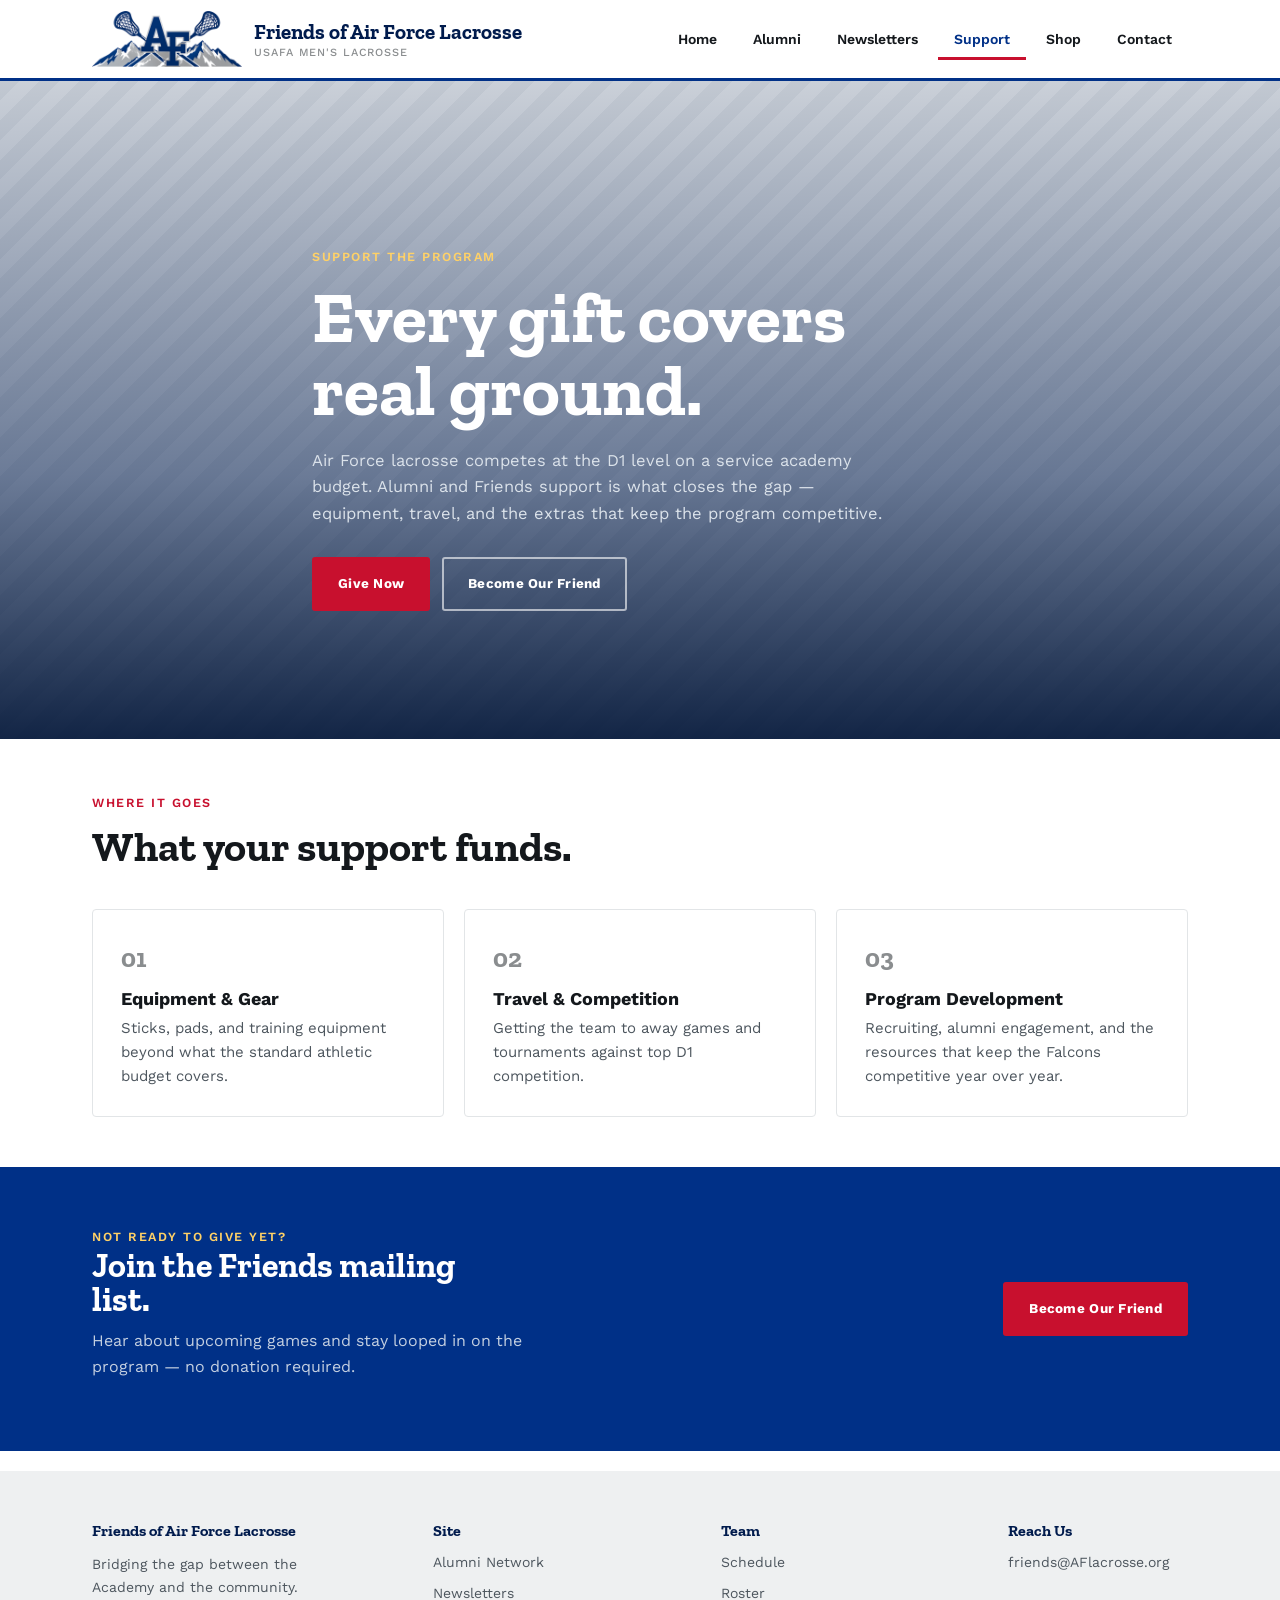
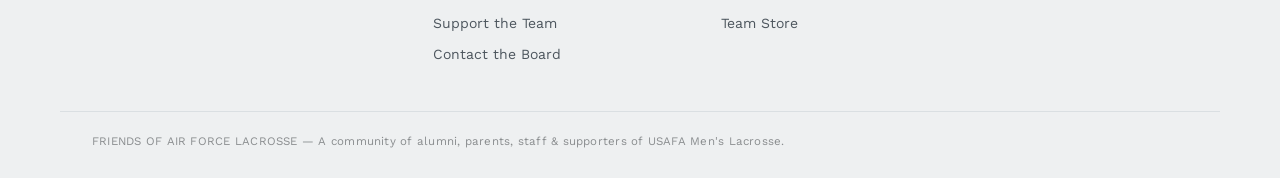
<file: support.html>
<!DOCTYPE html>
<html lang="en">
<head>
<meta charset="UTF-8">
<meta name="viewport" content="width=device-width, initial-scale=1.0">
<meta property="og:image" content="https://aflacrosse.org/images/og-image.png">
<meta property="og:title" content="Friends of Air Force Lacrosse">
<meta property="og:description" content="Connecting Air Force Lacrosse alumni through mentorship, networking, and team support.">
<meta property="og:url" content="https://aflacrosse.org">
<link rel="icon" type="image/png" href="https://aflacrosse.org/images/favicon.png">
<link rel="apple-touch-icon" href="https://aflacrosse.org/images/apple-touch-icon.png">
<title>Support the Team — Friends of Air Force Lacrosse</title>
<link rel="stylesheet" href="styles.css">
</head>
<body>

<header class="site-header">
  <div class="wrap">
    <a class="brand" href="index.html">
      <img src="images/logo-mark.png" alt="" class="logo-mark" onerror="this.style.display='none'">
      <span class="brand-stack">Friends of Air Force Lacrosse<span>USAFA Men's Lacrosse</span></span>
    </a>
    <nav class="primary-nav">
      <ul>
        <li><a href="index.html">Home</a></li>
        <li><a href="alumni.html">Alumni</a></li>
        <li><a href="newsletters.html">Newsletters</a></li>
        <li><a href="support.html" class="active">Support</a></li>
        <li><a href="https://www.accessink.com/airforcelacrosse/shop/home" target="_blank" rel="noopener">Shop</a></li>
        <li><a href="contact.html">Contact</a></li>
      </ul>
    </nav>
  </div>
</header>

<section class="hero short photo-slot">
  <div class="wrap">
    <div class="eyebrow">Support the Program</div>
    <h1>Every gift covers real ground.</h1>
    <p class="lede">Air Force lacrosse competes at the D1 level on a service academy budget. Alumni and Friends support is what closes the gap &mdash; equipment, travel, and the extras that keep the program competitive.</p>
    <div class="cta-row">
      <a class="btn btn-red" href="https://goairforcefalcons.evenue.net/give/LX" target="_blank" rel="noopener">Give Now</a>
      <a class="btn btn-outline-white" href="https://docs.google.com/forms/d/e/1FAIpQLSfqk5oxL9khqqcgLs_s6Z6rFY_RVcTEDiwqAPutmDB-NyzFqg/viewform?usp=publish-editor" target="_blank" rel="noopener">Become Our Friend</a>
    </div>
  </div>
</section>

<section class="tight">
  <div class="wrap">
    <div class="section-head">
      <span class="eyebrow">Where It Goes</span>
      <h2>What your support funds.</h2>
    </div>
    <div class="grid-3">
      <div class="card">
        <div class="num">01</div>
        <h3>Equipment &amp; Gear</h3>
        <p>Sticks, pads, and training equipment beyond what the standard athletic budget covers.</p>
      </div>
      <div class="card">
        <div class="num">02</div>
        <h3>Travel &amp; Competition</h3>
        <p>Getting the team to away games and tournaments against top D1 competition.</p>
      </div>
      <div class="card">
        <div class="num">03</div>
        <h3>Program Development</h3>
        <p>Recruiting, alumni engagement, and the resources that keep the Falcons competitive year over year.</p>
      </div>
    </div>
  </div>
</section>

<div class="callout-band">
  <div class="wrap">
    <div>
      <span class="eyebrow" style="color:#ffd166;">Not Ready to Give Yet?</span>
      <h2>Join the Friends mailing list.</h2>
      <p>Hear about upcoming games and stay looped in on the program &mdash; no donation required.</p>
    </div>
    <a class="btn btn-red" href="https://docs.google.com/forms/d/e/1FAIpQLSfqk5oxL9khqqcgLs_s6Z6rFY_RVcTEDiwqAPutmDB-NyzFqg/viewform?usp=publish-editor" target="_blank" rel="noopener">Become Our Friend</a>
  </div>
</div>

<footer>
  <div class="wrap">
    <div class="col">
      <h3>Friends of Air Force Lacrosse</h3>
      <p style="font-size:14px; color:var(--ink-soft); max-width:26ch;">Bridging the gap between the Academy and the community.</p>
    </div>
    <div class="col">
      <h3>Site</h3>
      <a href="alumni.html">Alumni Network</a>
      <a href="newsletters.html">Newsletters</a>
      <a href="support.html">Support the Team</a>
      <a href="contact.html">Contact the Board</a>
    </div>
    <div class="col">
      <h3>Team</h3>
      <a href="https://goairforcefalcons.com/sports/mens-lacrosse/schedule" target="_blank" rel="noopener">Schedule</a>
      <a href="https://goairforcefalcons.com/sports/mens-lacrosse/roster" target="_blank" rel="noopener">Roster</a>
      <a href="https://www.accessink.com/airforcelacrosse/shop/home" target="_blank" rel="noopener">Team Store</a>
    </div>
    <div class="col">
      <h3>Reach Us</h3>
      <a href="mailto:friends@AFlacrosse.org">friends@AFlacrosse.org</a>
    </div>
  </div>
  <div class="wrap foot-legal">FRIENDS OF AIR FORCE LACROSSE &mdash; A community of alumni, parents, staff &amp; supporters of USAFA Men's Lacrosse.</div>
</footer>

</body>
</html>
</file>
<file: styles.css>
/* ============================================================
   FRIENDS OF AIR FORCE LACROSSE — v2
   Real Falcons brand colors: Blue #003087 / Silver #8A8D8F
   Direction: photo-led editorial, heritage sports-program feel.
   Signature: full-bleed photography + bold slab-serif overlay,
   in place of the previous illustrated instrument-panel look.
   ============================================================ */

@import url('https://fonts.googleapis.com/css2?family=Zilla+Slab:wght@500;700;900&family=Work+Sans:wght@400;500;600;700&display=swap');

:root {
  --blue: #003087;
  --blue-deep: #001b4d;
  --silver: #8a8d8f;
  --silver-light: #eef0f1;
  --paper: #ffffff;
  --red: #c8102e;
  --ink: #14181c;
  --ink-soft: #4d565e;

  --display: 'Zilla Slab', serif;
  --body: 'Work Sans', sans-serif;

  --max: 1160px;
}

* { box-sizing: border-box; }
html { scroll-behavior: smooth; }
body {
  margin: 0;
  font-family: var(--body);
  color: var(--ink);
  background: var(--paper);
  line-height: 1.6;
}
a { color: inherit; text-decoration: none; }
img { max-width: 100%; display: block; }
.wrap { max-width: var(--max); margin: 0 auto; padding: 0 32px; }

h1, h2, h3 {
  font-family: var(--display);
  font-weight: 900;
  line-height: 1.02;
  margin: 0;
}

.eyebrow {
  font-family: var(--body);
  font-weight: 600;
  font-size: 12.5px;
  letter-spacing: 0.12em;
  text-transform: uppercase;
  color: var(--red);
}

/* ---------- photo slots ---------- */
/* Set the real photo like:
   <div class="photo-slot" style="background-image:url('images/hero-action.jpg')"> ... </div>
   The diagonal stripe fallback only shows until a real photo is added. */
.photo-slot {
  position: relative;
  background-repeat: no-repeat;
  background-size: cover;
  background-position: center;
  background-color: var(--silver-light);
  background-image: repeating-linear-gradient(135deg, #e4e7e9, #e4e7e9 14px, #eef0f1 14px, #eef0f1 28px);
}
.slot-tag {
  position: absolute;
  left: 14px;
  bottom: 14px;
  background: rgba(0,27,77,0.78);
  color: #fff;
  font-size: 11px;
  font-weight: 500;
  letter-spacing: 0.03em;
  padding: 5px 10px;
  border-radius: 3px;
  pointer-events: none;
}

/* ---------- header ---------- */
.site-header {
  background: var(--paper);
  border-bottom: 3px solid var(--blue);
  position: sticky;
  top: 0;
  z-index: 40;
}
.site-header .wrap {
  display: flex;
  align-items: center;
  justify-content: space-between;
  height: 78px;
}
.brand {
  display: flex;
  align-items: center;
  gap: 12px;
  color: var(--blue-deep);
}
.logo-mark { height: 56px; width: auto; display: block; }
.brand-stack {
  font-family: var(--display);
  font-weight: 900;
  font-size: 21px;
  display: flex;
  flex-direction: column;
  line-height: 1;
}
.brand-stack span {
  font-family: var(--body);
  font-weight: 500;
  font-size: 11px;
  color: var(--silver);
  letter-spacing: 0.08em;
  text-transform: uppercase;
  margin-top: 5px;
}
nav.primary-nav ul {
  list-style: none;
  display: flex;
  gap: 4px;
  margin: 0;
  padding: 0;
}
nav.primary-nav a {
  font-family: var(--body);
  font-weight: 600;
  font-size: 14px;
  color: var(--ink);
  padding: 10px 16px;
  border-bottom: 3px solid transparent;
  transition: color .15s ease, border-color .15s ease;
}
nav.primary-nav a:hover,
nav.primary-nav a.active {
  color: var(--blue);
  border-color: var(--red);
}
@media (max-width: 760px) {
  nav.primary-nav a { padding: 8px 9px; font-size: 12.5px; }
}
@media (max-width: 620px) {
  .site-header .wrap { flex-wrap: wrap; height: auto; padding: 16px 22px; gap: 10px; }
  .logo-mark { height: 44px; }
  nav.primary-nav ul { flex-wrap: wrap; }
}

/* ---------- hero (full-bleed photo poster) ---------- */
.hero {
  position: relative;
  min-height: 560px;
  display: flex;
  align-items: flex-end;
  color: #fff;
}
.hero::after {
  content: "";
  position: absolute; inset: 0;
  background: linear-gradient(180deg, rgba(0,27,77,0.15) 0%, rgba(0,27,77,0.55) 60%, rgba(0,20,55,0.92) 100%);
}
.hero .wrap { position: relative; z-index: 2; padding-bottom: 52px; padding-top: 90px; }
.hero .eyebrow { color: #ffd166; }
.hero h1 {
  font-size: clamp(38px, 6.2vw, 72px);
  max-width: 16ch;
  color: #fff;
  margin-top: 14px;
}
.hero .lede {
  font-family: var(--body);
  font-weight: 400;
  font-size: 16.5px;
  color: #dbe2ea;
  max-width: 58ch;
  margin: 20px 0 30px;
}
.hero.short { min-height: 380px; }

.cta-row { display: flex; flex-wrap: wrap; gap: 12px; }
.btn {
  font-family: var(--body);
  font-weight: 700;
  font-size: 13.5px;
  letter-spacing: 0.02em;
  padding: 14px 24px;
  border-radius: 3px;
  display: inline-flex;
  align-items: center;
  gap: 8px;
  border: 2px solid transparent;
  transition: transform .15s ease, background .15s ease, border-color .15s ease, color .15s ease;
}
.btn:hover { transform: translateY(-1px); }
.btn-red { background: var(--red); color: #fff; }
.btn-red:hover { background: #a80c24; }
.btn-outline-white { border-color: rgba(255,255,255,0.6); color: #fff; }
.btn-outline-white:hover { border-color: #fff; background: rgba(255,255,255,0.1); }
.btn-blue { background: var(--blue); color: #fff; }
.btn-blue:hover { background: var(--blue-deep); }
.btn-outline-blue { border-color: var(--blue); color: var(--blue); }
.btn-outline-blue:hover { background: var(--blue); color: #fff; }

/* ---------- fact strip ---------- */
.fact-strip { background: var(--blue-deep); color: #fff; }
.fact-strip .wrap {
  display: flex;
  flex-wrap: wrap;
  gap: 0;
  padding: 22px 32px;
}
.fact { flex: 1; min-width: 160px; padding: 6px 24px; border-left: 1px solid rgba(255,255,255,0.18); }
.fact:first-child { border-left: none; }
.fact b {
  display: block;
  font-family: var(--display);
  font-weight: 700;
  font-size: 15px;
  letter-spacing: 0.02em;
}
.fact span {
  font-size: 11.5px;
  color: #a9b6cc;
  letter-spacing: 0.06em;
  text-transform: uppercase;
}
@media (max-width: 700px) { .fact { border-left: none; flex: 1 1 45%; } }

/* ---------- sections ---------- */
section { padding: 76px 0; }
section.tight { padding: 50px 0; }
.section-head { margin-bottom: 40px; max-width: 62ch; }
.section-head h2 { font-size: clamp(28px, 4vw, 42px); margin-top: 12px; }
.section-head p { color: var(--ink-soft); margin-top: 14px; font-size: 15.5px; }
.bg-tint { background: var(--silver-light); }

/* ---------- editorial split (photo + text) ---------- */
.split {
  display: grid;
  grid-template-columns: 1.05fr 1fr;
  gap: 56px;
  align-items: center;
}
.split.reverse { grid-template-columns: 1fr 1.05fr; }
.split.reverse .split-photo { order: 2; }
.split-photo { aspect-ratio: 4/3; border-radius: 4px; overflow: hidden; }
.split-text .eyebrow { margin-bottom: 14px; display:block; }
.split-text h2 { font-size: clamp(26px, 3.4vw, 36px); margin-bottom: 16px; }
.split-text p { color: var(--ink-soft); font-size: 15.5px; margin: 0 0 12px; }
@media (max-width: 820px) {
  .split, .split.reverse { grid-template-columns: 1fr; }
  .split.reverse .split-photo { order: 0; }
}

/* ---------- photo grid ---------- */
.photo-grid { display: grid; grid-template-columns: repeat(3, 1fr); gap: 14px; }
.photo-grid .photo-slot { aspect-ratio: 4/5; border-radius: 4px; }
@media (max-width: 760px) { .photo-grid { grid-template-columns: 1fr 1fr; } }

/* ---------- newsletters (masthead list, not cards) ---------- */
.news-list { border-top: 2px solid var(--blue); }
.news-row {
  display: flex;
  align-items: baseline;
  gap: 24px;
  padding: 22px 0;
  border-bottom: 1px solid #e2e5e7;
  transition: background .15s ease;
}
.news-row:hover { background: var(--silver-light); }
.news-row .date {
  font-family: var(--body);
  font-weight: 600;
  font-size: 12px;
  letter-spacing: 0.06em;
  text-transform: uppercase;
  color: var(--silver);
  width: 140px;
  flex-shrink: 0;
}
.news-row h3 {
  font-family: var(--display);
  font-weight: 700;
  font-size: 21px;
  flex: 1;
}
.news-row .badge {
  font-family: var(--body);
  font-weight: 700;
  font-size: 10.5px;
  letter-spacing: 0.08em;
  background: var(--red);
  color: #fff;
  padding: 3px 8px;
  border-radius: 3px;
  margin-right: 10px;
}
.news-row .read {
  font-family: var(--body);
  font-weight: 600;
  font-size: 13px;
  color: var(--blue);
  flex-shrink: 0;
}
@media (max-width: 620px) {
  .news-row { flex-wrap: wrap; }
  .news-row .date { width: auto; }
}

/* ---------- cards ---------- */
.grid-3 { display: grid; grid-template-columns: repeat(3, 1fr); gap: 20px; }
.grid-2 { display: grid; grid-template-columns: 1fr 1fr; gap: 20px; }
@media (max-width: 820px) { .grid-3, .grid-2 { grid-template-columns: 1fr; } }
.card {
  background: #fff;
  border: 1px solid #e2e5e7;
  border-radius: 4px;
  padding: 28px;
}
.card .num {
  font-family: var(--display);
  font-weight: 900;
  font-size: 26px;
  color: var(--silver);
}
.card h3 {
  font-family: var(--body);
  font-weight: 700;
  font-size: 18px;
  margin: 10px 0 8px;
}
.card p { color: var(--ink-soft); font-size: 15px; margin: 0; }

.era-card {
  background: var(--blue-deep);
  color: #fff;
  border-radius: 4px;
  padding: 26px 24px;
}
.era-card .years { font-family: var(--display); font-weight: 900; font-size: 26px; }
.era-card p { color: #b9c5d8; font-size: 14px; margin: 8px 0 0; }

/* ---------- quicklinks ---------- */
.quicklinks .wrap { display: flex; flex-wrap: wrap; gap: 10px; padding: 24px 32px; }
.quicklinks { border-bottom: 1px solid #e2e5e7; }
.chip {
  font-family: var(--body);
  font-weight: 600;
  font-size: 13px;
  color: var(--blue-deep);
  padding: 9px 16px;
  border: 1.5px solid var(--blue);
  border-radius: 999px;
  transition: background .15s ease, color .15s ease;
}
.chip:hover { background: var(--blue); color: #fff; }

/* ---------- callout band ---------- */
.callout-band { background: var(--blue); color: #fff; }
.callout-band .wrap {
  padding: 56px 32px;
  display: flex;
  align-items: center;
  justify-content: space-between;
  gap: 30px;
  flex-wrap: wrap;
}
.callout-band h2 { font-size: clamp(24px, 3.4vw, 34px); max-width: 20ch; }
.callout-band p { color: #c3cfe0; margin-top: 10px; max-width: 44ch; }

/* ---------- footer ---------- */
footer { background: var(--silver-light); padding: 52px 0 28px; margin-top: 20px; }
footer .wrap { display: flex; justify-content: space-between; flex-wrap: wrap; gap: 30px; }
footer h3 {
  font-family: var(--display);
  font-weight: 700;
  color: var(--blue-deep);
  font-size: 16px;
  margin-bottom: 12px;
}
footer .col { min-width: 180px; }
footer a { color: var(--ink-soft); font-size: 14px; display: block; margin-bottom: 8px; }
footer a:hover { color: var(--red); }
.foot-legal {
  font-family: var(--body);
  font-size: 11.5px;
  color: var(--silver);
  margin-top: 38px;
  padding-top: 20px;
  border-top: 1px solid #dadfe2;
  letter-spacing: 0.02em;
}

.form-note {
  font-family: var(--body);
  font-size: 13px;
  color: var(--ink-soft);
  border-left: 3px solid var(--red);
  padding-left: 14px;
  margin: 18px 0;
}

@media (max-width: 640px) {
  section { padding: 54px 0; }
  .callout-band .wrap { flex-direction: column; align-items: flex-start; }
}
</file>
